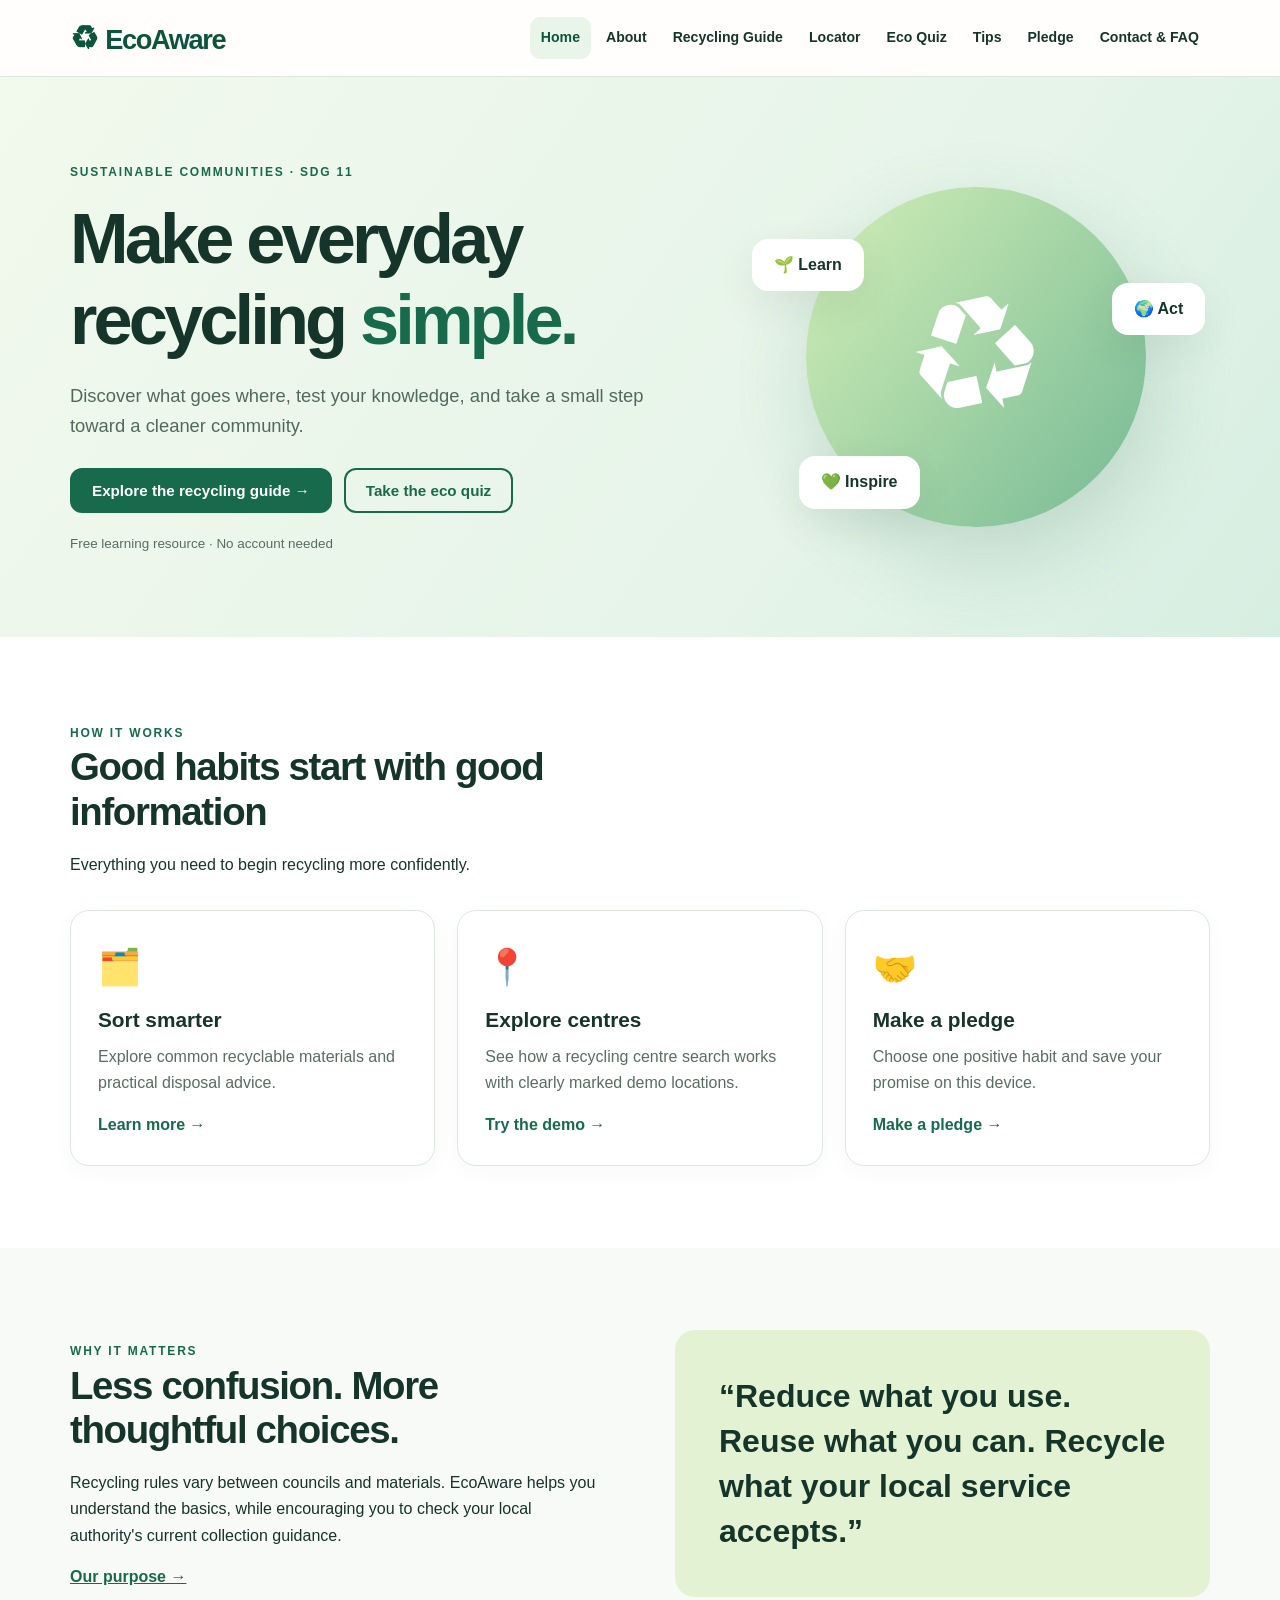
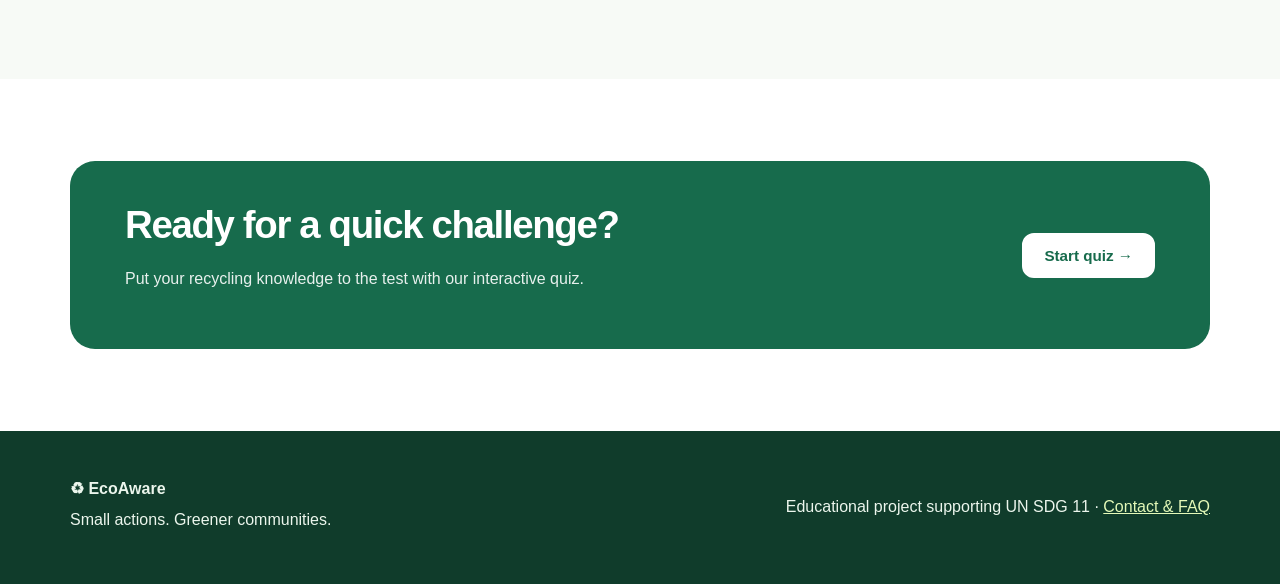
<file: index.html>
<!DOCTYPE html>
<html lang="en">
 <head>
  <meta charset="utf-8"/>
  <meta content="width=device-width, initial-scale=1" name="viewport"/>
  <meta content="Learn about recycling with EcoAware: guide, quiz, tips and community pledge." name="description"/>
  <title>
   Home | EcoAware
  </title>
  <link href="css/style.css" rel="stylesheet"/>
  <script defer="" src="js/main.js">
  </script>
 </head>
 <body>
  <a class="skip" href="#main">
   Skip to content
  </a>
  <header class="site-header">
   <div class="container nav-wrap">
    <a aria-label="EcoAware home" class="brand" href="index.html">
     <span aria-hidden="true">
      ♻
     </span>
     EcoAware
    </a>
    <button aria-controls="primary-nav" aria-expanded="false" class="menu-toggle" id="menu-toggle">
     ☰
     <span>
      Menu
     </span>
    </button>
    <nav aria-label="Main navigation" id="primary-nav">
     <a aria-current="page" href="index.html">
      Home
     </a>
     <a href="about.html">
      About
     </a>
     <a href="recycling-guide.html">
      Recycling Guide
     </a>
     <a href="locator.html">
      Locator
     </a>
     <a href="quiz.html">
      Eco Quiz
     </a>
     <a href="tips.html">
      Tips
     </a>
     <a href="pledge.html">
      Pledge
     </a>
     <a href="contact.html">
      Contact &amp; FAQ
     </a>
    </nav>
   </div>
  </header>
  <main id="main">
   <section class="hero">
    <div class="container hero-grid">
     <div>
      <span class="eyebrow">
       SUSTAINABLE COMMUNITIES · SDG 11
      </span>
      <h1>
       Make everyday recycling
       <em>
        simple.
       </em>
      </h1>
      <p class="lead">
       Discover what goes where, test your knowledge, and take a small step toward a cleaner community.
      </p>
      <div class="actions">
       <a class="btn" href="recycling-guide.html">
        Explore the recycling guide →
       </a>
       <a class="btn secondary" href="quiz.html">
        Take the eco quiz
       </a>
      </div>
      <div class="hero-note">
       Free learning resource · No account needed
      </div>
     </div>
     <div aria-hidden="true" class="hero-art">
      <div class="orb">
       ♻
      </div>
      <div class="mini-card first">
       🌱 Learn
      </div>
      <div class="mini-card second">
       🌍 Act
      </div>
      <div class="mini-card third">
       💚 Inspire
      </div>
     </div>
    </div>
   </section>
   <section class="section">
    <div class="container">
     <div class="section-head">
      <span class="eyebrow">
       HOW IT WORKS
      </span>
      <h2>
       Good habits start with good information
      </h2>
      <p>
       Everything you need to begin recycling more confidently.
      </p>
     </div>
     <div class="cards three">
      <a class="feature-card" href="recycling-guide.html">
       <span class="feature-icon">
        🗂️
       </span>
       <h3>
        Sort smarter
       </h3>
       <p>
        Explore common recyclable materials and practical disposal advice.
       </p>
       <span class="arrow">
        Learn more →
       </span>
      </a>
      <a class="feature-card" href="locator.html">
       <span class="feature-icon">
        📍
       </span>
       <h3>
        Explore centres
       </h3>
       <p>
        See how a recycling centre search works with clearly marked demo locations.
       </p>
       <span class="arrow">
        Try the demo →
       </span>
      </a>
      <a class="feature-card" href="pledge.html">
       <span class="feature-icon">
        🤝
       </span>
       <h3>
        Make a pledge
       </h3>
       <p>
        Choose one positive habit and save your promise on this device.
       </p>
       <span class="arrow">
        Make a pledge →
       </span>
      </a>
     </div>
    </div>
   </section>
   <section class="section tinted">
    <div class="container split">
     <div>
      <span class="eyebrow">
       WHY IT MATTERS
      </span>
      <h2>
       Less confusion. More thoughtful choices.
      </h2>
      <p>
       Recycling rules vary between councils and materials. EcoAware helps you understand the basics, while encouraging you to check your local authority's current collection guidance.
      </p>
      <a class="text-link" href="about.html">
       Our purpose →
      </a>
     </div>
     <div class="statement">
      “Reduce what you use. Reuse what you can. Recycle what your local service accepts.”
     </div>
    </div>
   </section>
   <section class="section">
    <div class="container cta">
     <div>
      <h2>
       Ready for a quick challenge?
      </h2>
      <p>
       Put your recycling knowledge to the test with our interactive quiz.
      </p>
     </div>
     <a class="btn light" href="quiz.html">
      Start quiz →
     </a>
    </div>
   </section>
  </main>
  <footer>
   <div class="container footer-inner">
    <div>
     <strong>
      ♻ EcoAware
     </strong>
     <p>
      Small actions. Greener communities.
     </p>
    </div>
    <p>
     Educational project supporting UN SDG 11 ·
     <a href="contact.html">
      Contact &amp; FAQ
     </a>
    </p>
   </div>
  </footer>
 </body>
</html>
</file>
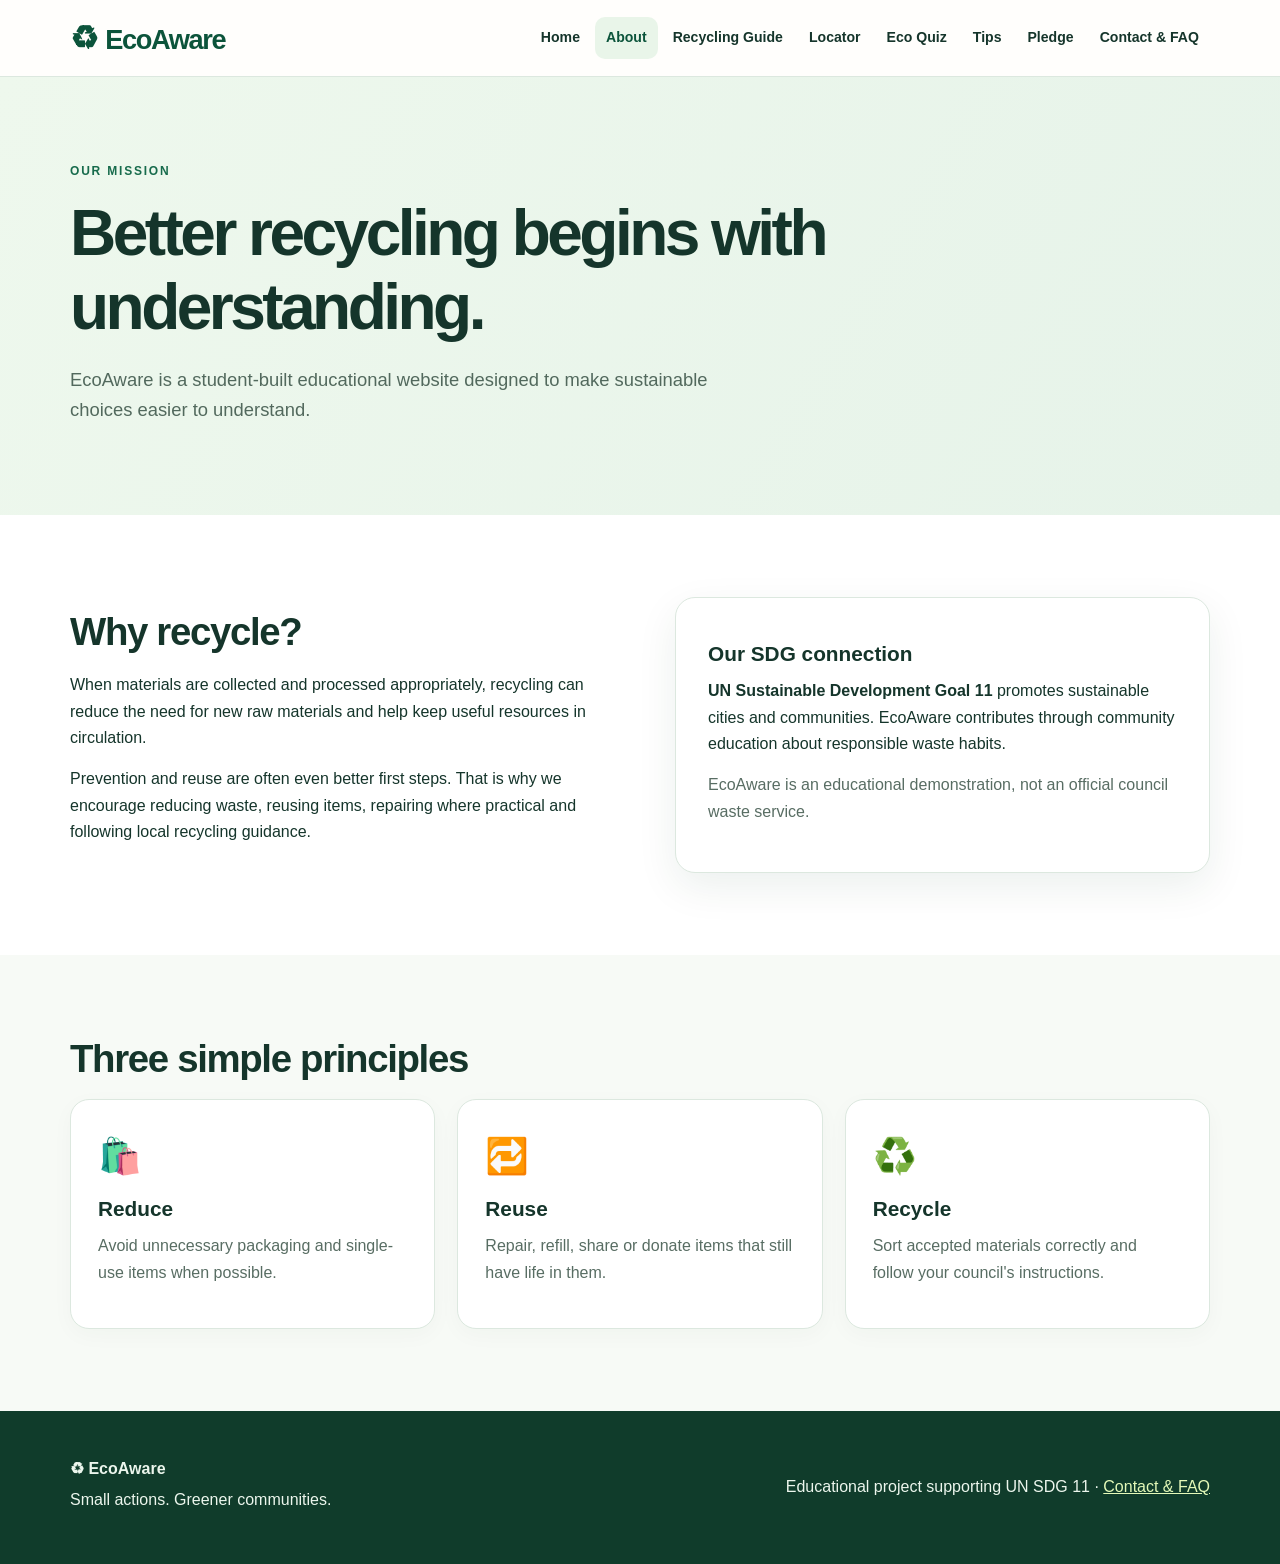
<file: about.html>
<!DOCTYPE html>
<html lang="en">
 <head>
  <meta charset="utf-8"/>
  <meta content="width=device-width, initial-scale=1" name="viewport"/>
  <meta content="Learn about EcoAware and the benefits of responsible recycling." name="description"/>
  <title>
   About Recycling | EcoAware
  </title>
  <link href="css/style.css" rel="stylesheet"/>
  <script defer="" src="js/main.js">
  </script>
 </head>
 <body>
  <a class="skip" href="#main">
   Skip to content
  </a>
  <header class="site-header">
   <div class="container nav-wrap">
    <a aria-label="EcoAware home" class="brand" href="index.html">
     <span aria-hidden="true">
      ♻
     </span>
     EcoAware
    </a>
    <button aria-controls="primary-nav" aria-expanded="false" class="menu-toggle" id="menu-toggle">
     ☰
     <span>
      Menu
     </span>
    </button>
    <nav aria-label="Main navigation" id="primary-nav">
     <a href="index.html">
      Home
     </a>
     <a aria-current="page" href="about.html">
      About
     </a>
     <a href="recycling-guide.html">
      Recycling Guide
     </a>
     <a href="locator.html">
      Locator
     </a>
     <a href="quiz.html">
      Eco Quiz
     </a>
     <a href="tips.html">
      Tips
     </a>
     <a href="pledge.html">
      Pledge
     </a>
     <a href="contact.html">
      Contact &amp; FAQ
     </a>
    </nav>
   </div>
  </header>
  <main id="main">
   <section class="page-hero">
    <div class="container">
     <span class="eyebrow">
      OUR MISSION
     </span>
     <h1>
      Better recycling begins with understanding.
     </h1>
     <p class="lead">
      EcoAware is a student-built educational website designed to make sustainable choices easier to understand.
     </p>
    </div>
   </section>
   <section class="section">
    <div class="container split">
     <div>
      <h2>
       Why recycle?
      </h2>
      <p>
       When materials are collected and processed appropriately, recycling can reduce the need for new raw materials and help keep useful resources in circulation.
      </p>
      <p>
       Prevention and reuse are often even better first steps. That is why we encourage reducing waste, reusing items, repairing where practical and following local recycling guidance.
      </p>
     </div>
     <div class="info-panel">
      <h3>
       Our SDG connection
      </h3>
      <p>
       <strong>
        UN Sustainable Development Goal 11
       </strong>
       promotes sustainable cities and communities. EcoAware contributes through community education about responsible waste habits.
      </p>
      <p class="muted">
       EcoAware is an educational demonstration, not an official council waste service.
      </p>
     </div>
    </div>
   </section>
   <section class="section tinted">
    <div class="container">
     <h2>
      Three simple principles
     </h2>
     <div class="cards three">
      <article class="feature-card">
       <span class="feature-icon">
        🛍️
       </span>
       <h3>
        Reduce
       </h3>
       <p>
        Avoid unnecessary packaging and single-use items when possible.
       </p>
      </article>
      <article class="feature-card">
       <span class="feature-icon">
        🔁
       </span>
       <h3>
        Reuse
       </h3>
       <p>
        Repair, refill, share or donate items that still have life in them.
       </p>
      </article>
      <article class="feature-card">
       <span class="feature-icon">
        ♻️
       </span>
       <h3>
        Recycle
       </h3>
       <p>
        Sort accepted materials correctly and follow your council's instructions.
       </p>
      </article>
     </div>
    </div>
   </section>
  </main>
  <footer>
   <div class="container footer-inner">
    <div>
     <strong>
      ♻ EcoAware
     </strong>
     <p>
      Small actions. Greener communities.
     </p>
    </div>
    <p>
     Educational project supporting UN SDG 11 ·
     <a href="contact.html">
      Contact &amp; FAQ
     </a>
    </p>
   </div>
  </footer>
 </body>
</html>
</file>
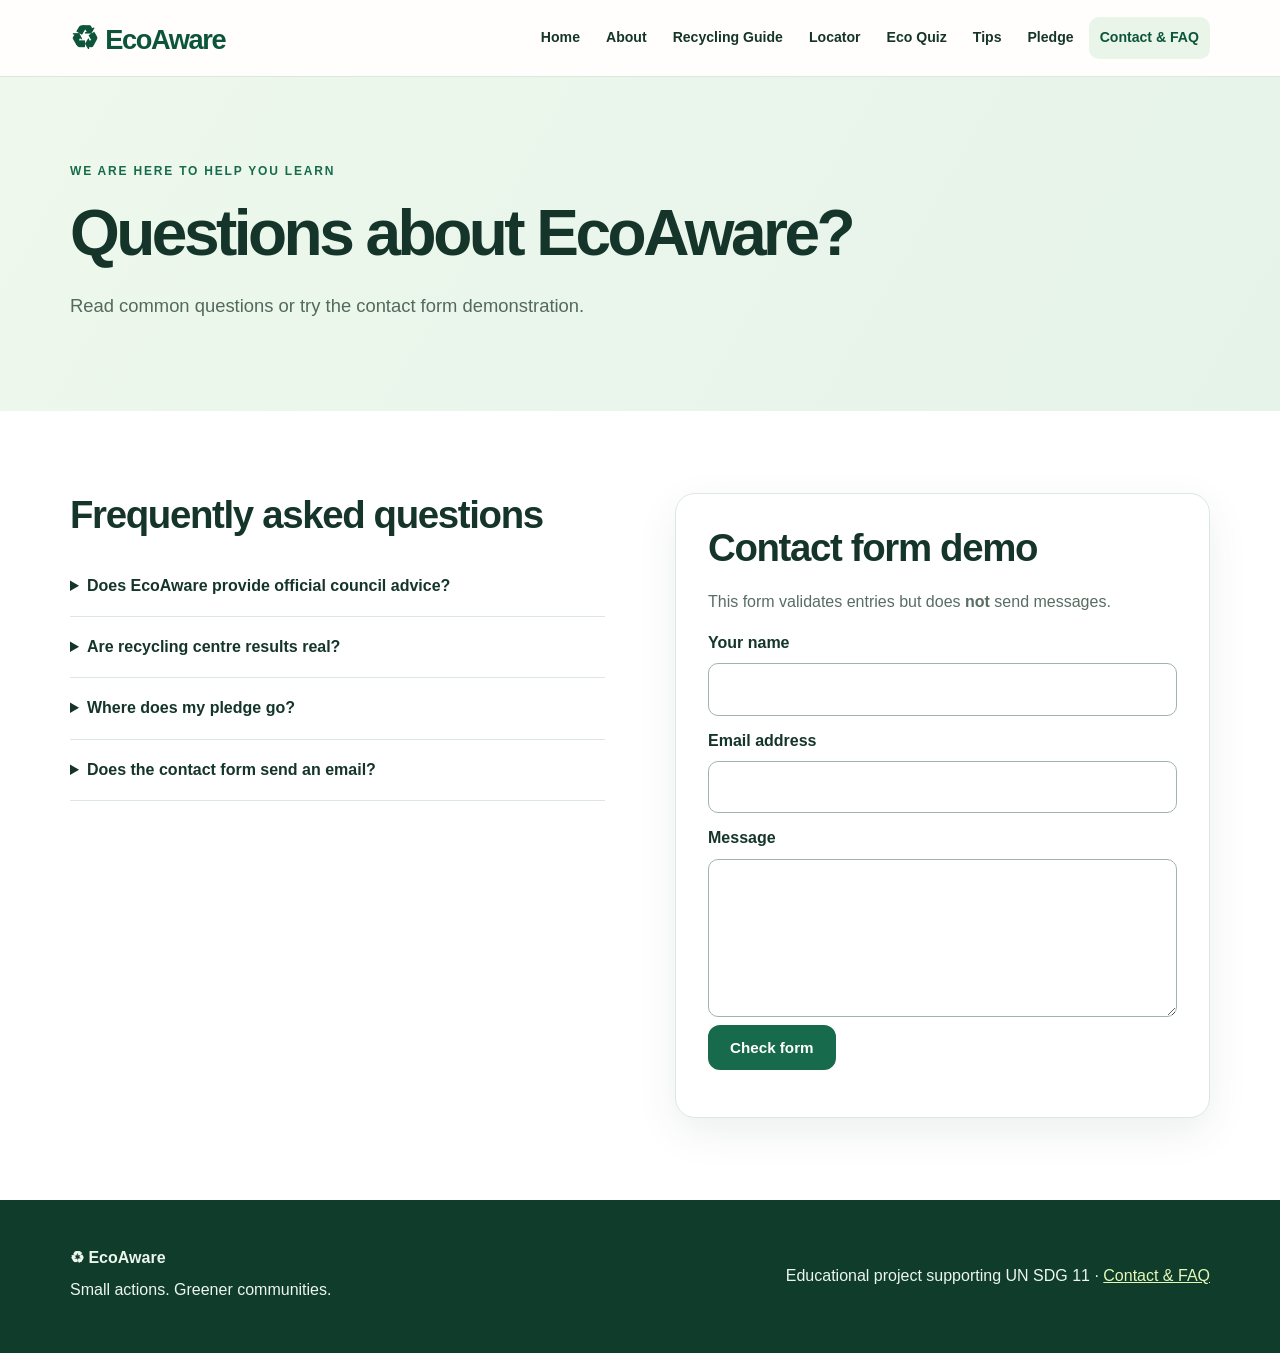
<file: contact.html>
<!DOCTYPE html>
<html lang="en">
 <head>
  <meta charset="utf-8"/>
  <meta content="width=device-width, initial-scale=1" name="viewport"/>
  <meta content="Frequently asked questions and a demonstration contact form." name="description"/>
  <title>
   Contact &amp; FAQ | EcoAware
  </title>
  <link href="css/style.css" rel="stylesheet"/>
  <script defer="" src="js/main.js">
  </script>
 </head>
 <body>
  <a class="skip" href="#main">
   Skip to content
  </a>
  <header class="site-header">
   <div class="container nav-wrap">
    <a aria-label="EcoAware home" class="brand" href="index.html">
     <span aria-hidden="true">
      ♻
     </span>
     EcoAware
    </a>
    <button aria-controls="primary-nav" aria-expanded="false" class="menu-toggle" id="menu-toggle">
     ☰
     <span>
      Menu
     </span>
    </button>
    <nav aria-label="Main navigation" id="primary-nav">
     <a href="index.html">
      Home
     </a>
     <a href="about.html">
      About
     </a>
     <a href="recycling-guide.html">
      Recycling Guide
     </a>
     <a href="locator.html">
      Locator
     </a>
     <a href="quiz.html">
      Eco Quiz
     </a>
     <a href="tips.html">
      Tips
     </a>
     <a href="pledge.html">
      Pledge
     </a>
     <a aria-current="page" href="contact.html">
      Contact &amp; FAQ
     </a>
    </nav>
   </div>
  </header>
  <main id="main">
   <section class="page-hero">
    <div class="container">
     <span class="eyebrow">
      WE ARE HERE TO HELP YOU LEARN
     </span>
     <h1>
      Questions about EcoAware?
     </h1>
     <p class="lead">
      Read common questions or try the contact form demonstration.
     </p>
    </div>
   </section>
   <section class="section">
    <div class="container split align-start">
     <div>
      <h2>
       Frequently asked questions
      </h2>
      <details class="faq">
       <summary>
        Does EcoAware provide official council advice?
       </summary>
       <p>
        No. EcoAware is an educational student project. For current collection rules, consult your local council.
       </p>
      </details>
      <details class="faq">
       <summary>
        Are recycling centre results real?
       </summary>
       <p>
        No. The locator currently demonstrates postcode validation and displays fictional examples only.
       </p>
      </details>
      <details class="faq">
       <summary>
        Where does my pledge go?
       </summary>
       <p>
        It stays in your current browser's localStorage until you clear it or browser data.
       </p>
      </details>
      <details class="faq">
       <summary>
        Does the contact form send an email?
       </summary>
       <p>
        No. The form demonstrates front-end validation only and does not transmit your message.
       </p>
      </details>
     </div>
     <div class="form-card">
      <h2>
       Contact form demo
      </h2>
      <p class="muted">
       This form validates entries but does
       <strong>
        not
       </strong>
       send messages.
      </p>
      <form id="contact-form" novalidate="">
       <label for="name">
        Your name
       </label>
       <input autocomplete="name" id="name" minlength="2" name="name" required=""/>
       <label for="email">
        Email address
       </label>
       <input autocomplete="email" id="email" name="email" required="" type="email"/>
       <label for="message">
        Message
       </label>
       <textarea id="message" minlength="10" name="message" required="" rows="5"></textarea>
       <button class="btn" type="submit">
        Check form
       </button>
       <p aria-live="polite" id="contact-status" role="status">
       </p>
      </form>
     </div>
    </div>
   </section>
  </main>
  <footer>
   <div class="container footer-inner">
    <div>
     <strong>
      ♻ EcoAware
     </strong>
     <p>
      Small actions. Greener communities.
     </p>
    </div>
    <p>
     Educational project supporting UN SDG 11 ·
     <a href="contact.html">
      Contact &amp; FAQ
     </a>
    </p>
   </div>
  </footer>
 </body>
</html>
</file>
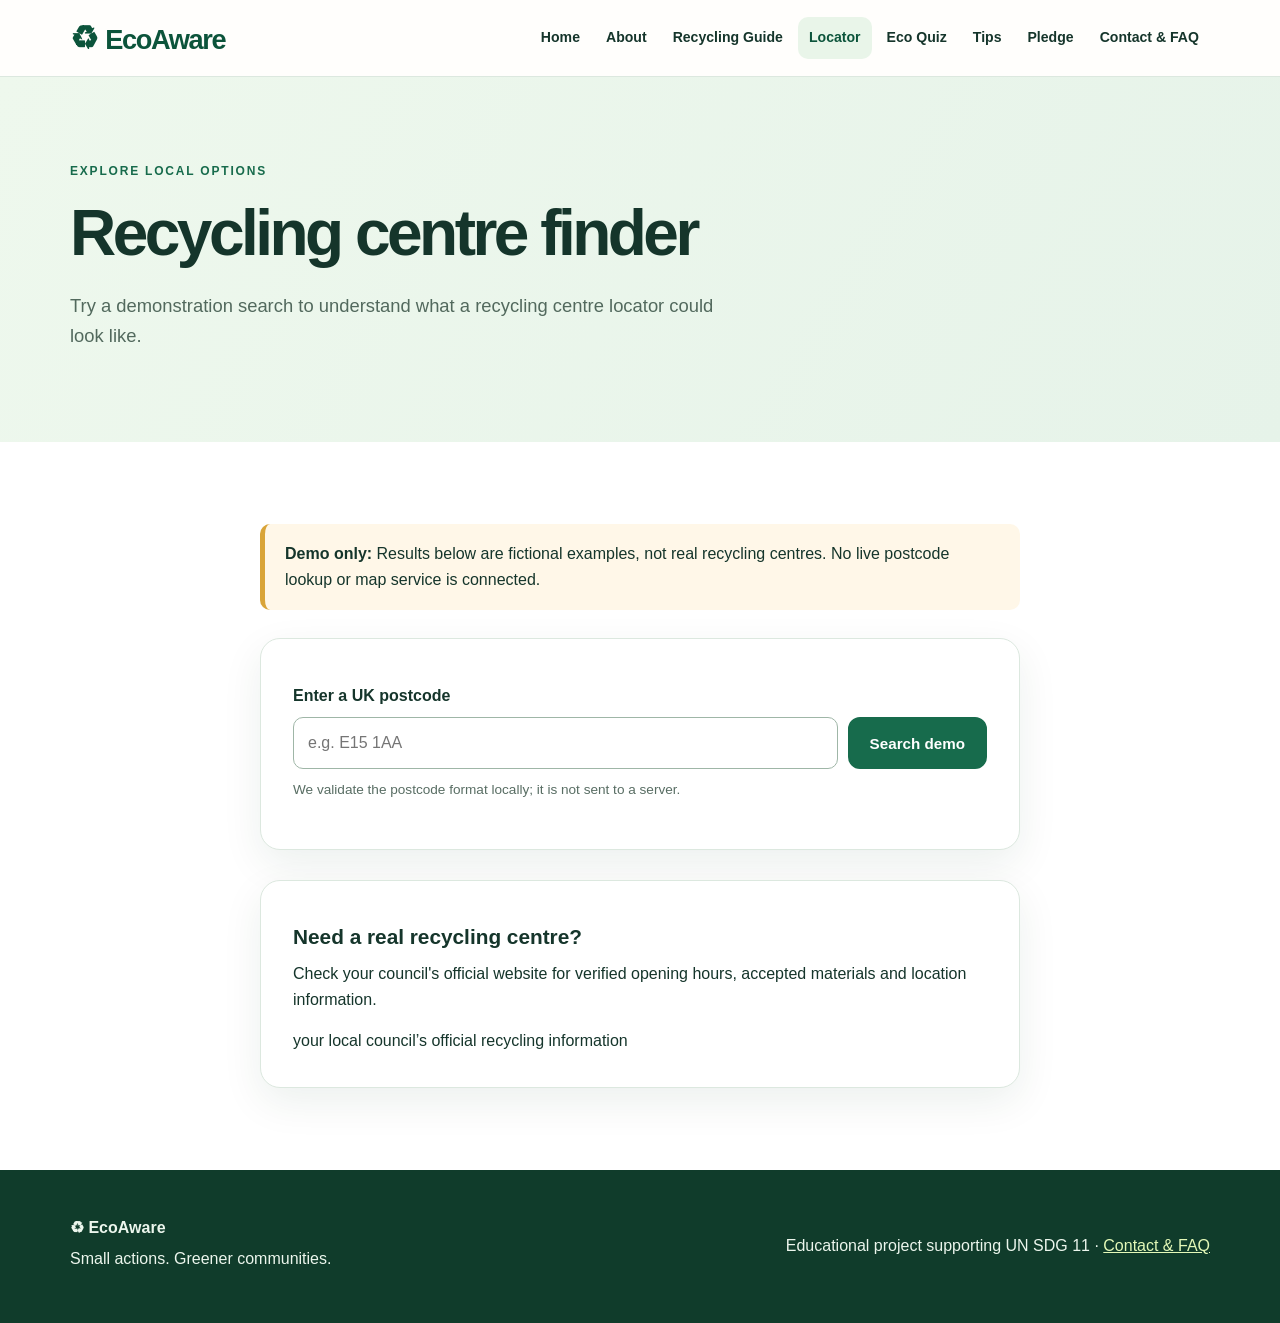
<file: locator.html>
<!DOCTYPE html>
<html lang="en">
 <head>
  <meta charset="utf-8"/>
  <meta content="width=device-width, initial-scale=1" name="viewport"/>
  <meta content="Demonstration recycling centre locator with postcode validation." name="description"/>
  <title>
   Recycling Centre Locator | EcoAware
  </title>
  <link href="css/style.css" rel="stylesheet"/>
  <script defer="" src="js/main.js">
  </script>
  <script defer="" src="js/locator.js">
  </script>
 </head>
 <body>
  <a class="skip" href="#main">
   Skip to content
  </a>
  <header class="site-header">
   <div class="container nav-wrap">
    <a aria-label="EcoAware home" class="brand" href="index.html">
     <span aria-hidden="true">
      ♻
     </span>
     EcoAware
    </a>
    <button aria-controls="primary-nav" aria-expanded="false" class="menu-toggle" id="menu-toggle">
     ☰
     <span>
      Menu
     </span>
    </button>
    <nav aria-label="Main navigation" id="primary-nav">
     <a href="index.html">
      Home
     </a>
     <a href="about.html">
      About
     </a>
     <a href="recycling-guide.html">
      Recycling Guide
     </a>
     <a aria-current="page" href="locator.html">
      Locator
     </a>
     <a href="quiz.html">
      Eco Quiz
     </a>
     <a href="tips.html">
      Tips
     </a>
     <a href="pledge.html">
      Pledge
     </a>
     <a href="contact.html">
      Contact &amp; FAQ
     </a>
    </nav>
   </div>
  </header>
  <main id="main">
   <section class="page-hero">
    <div class="container">
     <span class="eyebrow">
      EXPLORE LOCAL OPTIONS
     </span>
     <h1>
      Recycling centre finder
     </h1>
     <p class="lead">
      Try a demonstration search to understand what a recycling centre locator could look like.
     </p>
    </div>
   </section>
   <section class="section">
    <div class="container narrow">
     <div class="notice warning">
      <strong>
       Demo only:
      </strong>
      Results below are fictional examples, not real recycling centres. No live postcode lookup or map service is connected.
     </div>
     <form class="search-panel" id="locator-form" novalidate="">
      <label for="postcode">
       Enter a UK postcode
      </label>
      <div class="input-row">
       <input autocomplete="postal-code" id="postcode" name="postcode" placeholder="e.g. E15 1AA" required=""/>
       <button class="btn" type="submit">
        Search demo
       </button>
      </div>
      <p class="hint">
       We validate the postcode format locally; it is not sent to a server.
      </p>
      <p class="error" id="locator-error" role="alert">
      </p>
     </form>
     <div aria-live="polite" id="locator-results">
     </div>
     <div class="info-panel top-space">
      <h3>
       Need a real recycling centre?
      </h3>
      <p>
       Check your council's official website for verified opening hours, accepted materials and location information.
      </p>
      your local council’s official recycling information
     </div>
    </div>
   </section>
  </main>
  <footer>
   <div class="container footer-inner">
    <div>
     <strong>
      ♻ EcoAware
     </strong>
     <p>
      Small actions. Greener communities.
     </p>
    </div>
    <p>
     Educational project supporting UN SDG 11 ·
     <a href="contact.html">
      Contact &amp; FAQ
     </a>
    </p>
   </div>
  </footer>
 </body>
</html>
</file>
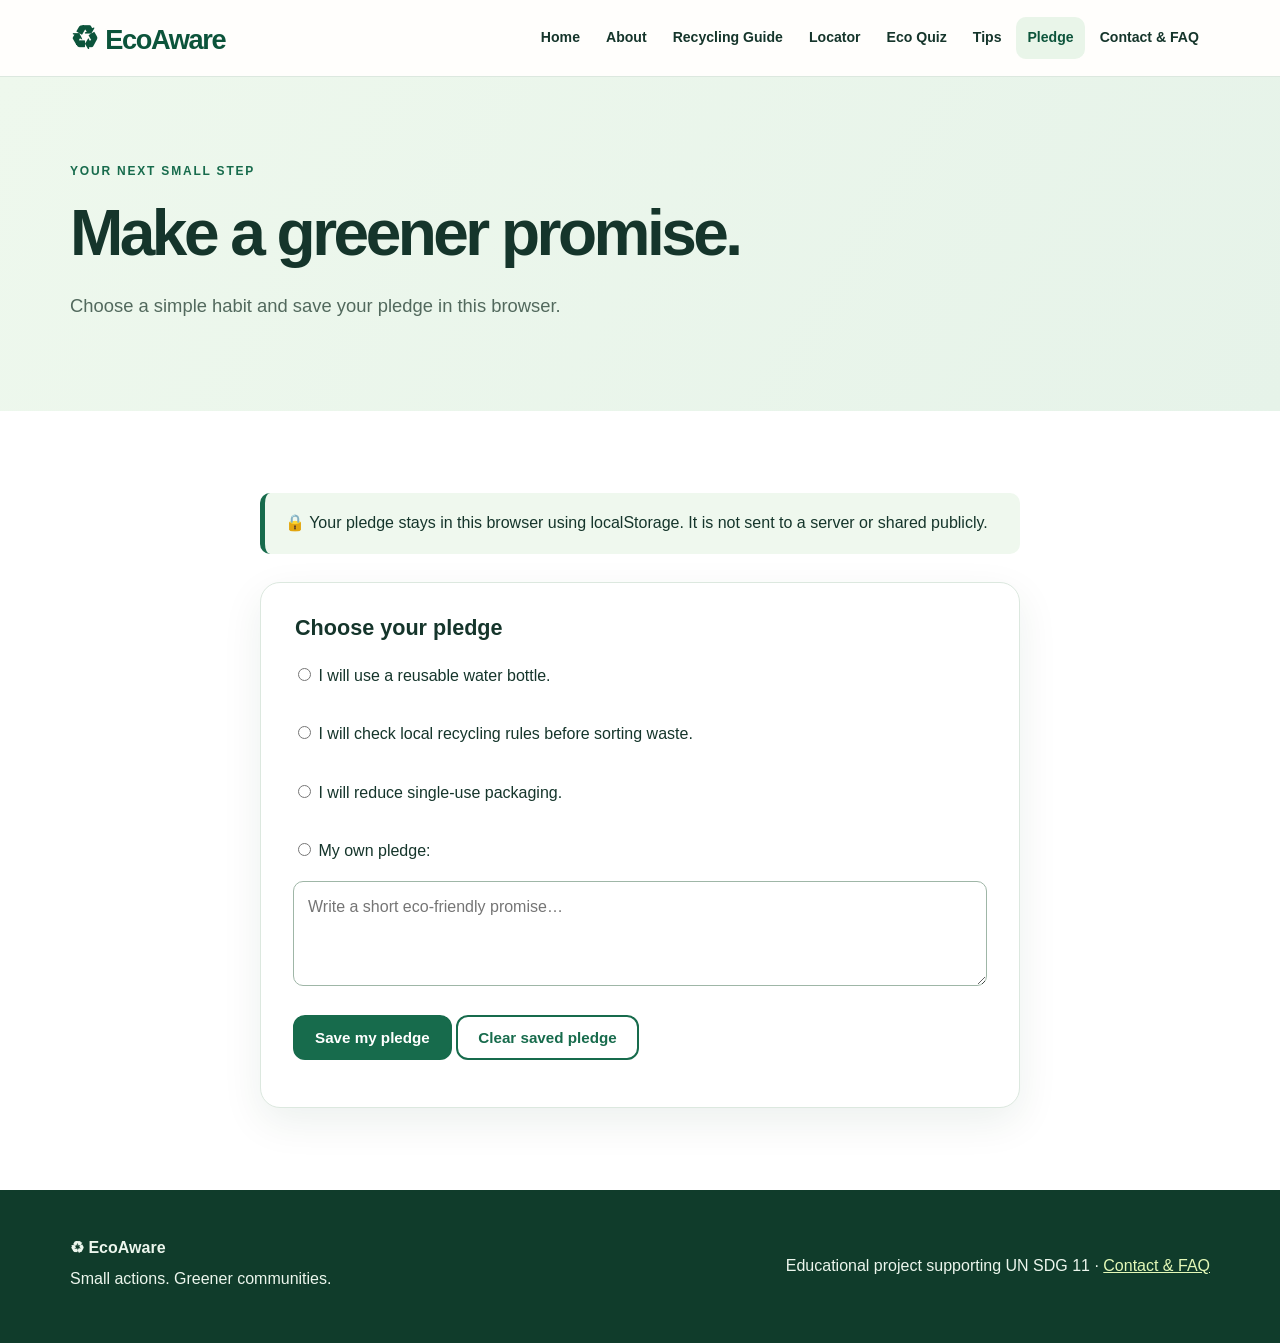
<file: pledge.html>
<!DOCTYPE html>
<html lang="en">
 <head>
  <meta charset="utf-8"/>
  <meta content="width=device-width, initial-scale=1" name="viewport"/>
  <meta content="Make a personal recycling pledge stored locally in your browser." name="description"/>
  <title>
   Community Pledge | EcoAware
  </title>
  <link href="css/style.css" rel="stylesheet"/>
  <script defer="" src="js/main.js">
  </script>
  <script defer="" src="js/pledge.js">
  </script>
 </head>
 <body>
  <a class="skip" href="#main">
   Skip to content
  </a>
  <header class="site-header">
   <div class="container nav-wrap">
    <a aria-label="EcoAware home" class="brand" href="index.html">
     <span aria-hidden="true">
      ♻
     </span>
     EcoAware
    </a>
    <button aria-controls="primary-nav" aria-expanded="false" class="menu-toggle" id="menu-toggle">
     ☰
     <span>
      Menu
     </span>
    </button>
    <nav aria-label="Main navigation" id="primary-nav">
     <a href="index.html">
      Home
     </a>
     <a href="about.html">
      About
     </a>
     <a href="recycling-guide.html">
      Recycling Guide
     </a>
     <a href="locator.html">
      Locator
     </a>
     <a href="quiz.html">
      Eco Quiz
     </a>
     <a href="tips.html">
      Tips
     </a>
     <a aria-current="page" href="pledge.html">
      Pledge
     </a>
     <a href="contact.html">
      Contact &amp; FAQ
     </a>
    </nav>
   </div>
  </header>
  <main id="main">
   <section class="page-hero">
    <div class="container">
     <span class="eyebrow">
      YOUR NEXT SMALL STEP
     </span>
     <h1>
      Make a greener promise.
     </h1>
     <p class="lead">
      Choose a simple habit and save your pledge in this browser.
     </p>
    </div>
   </section>
   <section class="section">
    <div class="container narrow">
     <div class="notice">
      🔒 Your pledge stays in this browser using localStorage. It is not sent to a server or shared publicly.
     </div>
     <form class="form-card" id="pledge-form">
      <fieldset>
       <legend>
        Choose your pledge
       </legend>
       <label class="choice">
        <input name="pledge" required="" type="radio" value="I will use a reusable water bottle."/>
        I will use a reusable water bottle.
       </label>
       <label class="choice">
        <input name="pledge" type="radio" value="I will check local recycling rules before sorting waste."/>
        I will check local recycling rules before sorting waste.
       </label>
       <label class="choice">
        <input name="pledge" type="radio" value="I will reduce single-use packaging."/>
        I will reduce single-use packaging.
       </label>
       <label class="choice">
        <input name="pledge" type="radio" value="custom"/>
        My own pledge:
       </label>
       <label class="sr-only" for="custom-pledge">
        Write your own pledge
       </label>
       <textarea id="custom-pledge" maxlength="180" placeholder="Write a short eco-friendly promise…" rows="3"></textarea>
      </fieldset>
      <button class="btn" type="submit">
       Save my pledge
      </button>
      <button class="btn secondary" id="clear-pledge" type="button">
       Clear saved pledge
      </button>
      <p aria-live="polite" id="pledge-status" role="status">
      </p>
     </form>
     <div class="saved-pledge" hidden="" id="saved-pledge">
     </div>
    </div>
   </section>
  </main>
  <footer>
   <div class="container footer-inner">
    <div>
     <strong>
      ♻ EcoAware
     </strong>
     <p>
      Small actions. Greener communities.
     </p>
    </div>
    <p>
     Educational project supporting UN SDG 11 ·
     <a href="contact.html">
      Contact &amp; FAQ
     </a>
    </p>
   </div>
  </footer>
 </body>
</html>
</file>
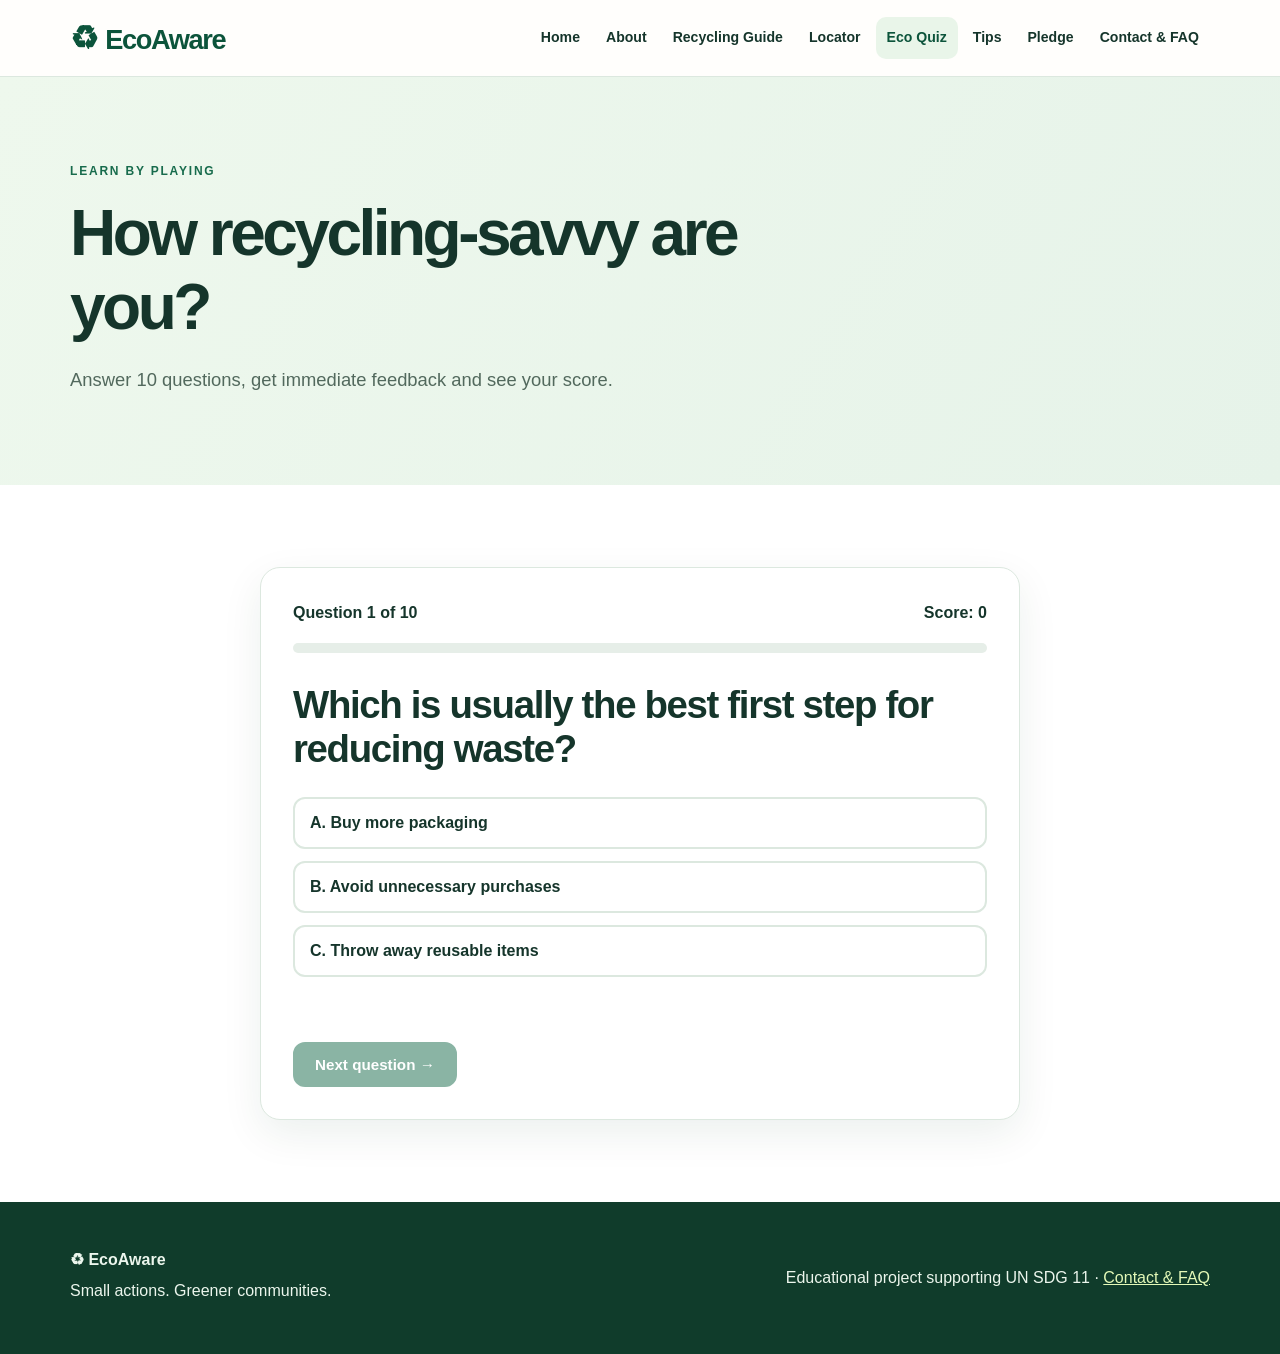
<file: quiz.html>
<!DOCTYPE html>
<html lang="en">
 <head>
  <meta charset="utf-8"/>
  <meta content="width=device-width, initial-scale=1" name="viewport"/>
  <meta content="Test your recycling knowledge with a 10-question interactive quiz." name="description"/>
  <title>
   Eco Quiz | EcoAware
  </title>
  <link href="css/style.css" rel="stylesheet"/>
  <script defer="" src="js/main.js">
  </script>
  <script defer="" src="js/quiz.js">
  </script>
 </head>
 <body>
  <a class="skip" href="#main">
   Skip to content
  </a>
  <header class="site-header">
   <div class="container nav-wrap">
    <a aria-label="EcoAware home" class="brand" href="index.html">
     <span aria-hidden="true">
      ♻
     </span>
     EcoAware
    </a>
    <button aria-controls="primary-nav" aria-expanded="false" class="menu-toggle" id="menu-toggle">
     ☰
     <span>
      Menu
     </span>
    </button>
    <nav aria-label="Main navigation" id="primary-nav">
     <a href="index.html">
      Home
     </a>
     <a href="about.html">
      About
     </a>
     <a href="recycling-guide.html">
      Recycling Guide
     </a>
     <a href="locator.html">
      Locator
     </a>
     <a aria-current="page" href="quiz.html">
      Eco Quiz
     </a>
     <a href="tips.html">
      Tips
     </a>
     <a href="pledge.html">
      Pledge
     </a>
     <a href="contact.html">
      Contact &amp; FAQ
     </a>
    </nav>
   </div>
  </header>
  <main id="main">
   <section class="page-hero">
    <div class="container">
     <span class="eyebrow">
      LEARN BY PLAYING
     </span>
     <h1>
      How recycling-savvy are you?
     </h1>
     <p class="lead">
      Answer 10 questions, get immediate feedback and see your score.
     </p>
    </div>
   </section>
   <section class="section">
    <div class="container narrow">
     <div class="quiz-shell" id="quiz-app">
      <div class="quiz-top">
       <span id="quiz-counter">
        Question 1 of 10
       </span>
       <span id="quiz-score">
        Score: 0
       </span>
      </div>
      <div class="progress">
       <div class="progress-fill" id="quiz-progress">
       </div>
      </div>
      <h2 id="quiz-question">
       Loading question…
      </h2>
      <div class="answers" id="quiz-answers">
      </div>
      <p aria-live="polite" class="feedback" id="quiz-feedback">
      </p>
      <button class="btn" disabled="" id="quiz-next">
       Next question →
      </button>
     </div>
    </div>
   </section>
  </main>
  <footer>
   <div class="container footer-inner">
    <div>
     <strong>
      ♻ EcoAware
     </strong>
     <p>
      Small actions. Greener communities.
     </p>
    </div>
    <p>
     Educational project supporting UN SDG 11 ·
     <a href="contact.html">
      Contact &amp; FAQ
     </a>
    </p>
   </div>
  </footer>
 </body>
</html>
</file>
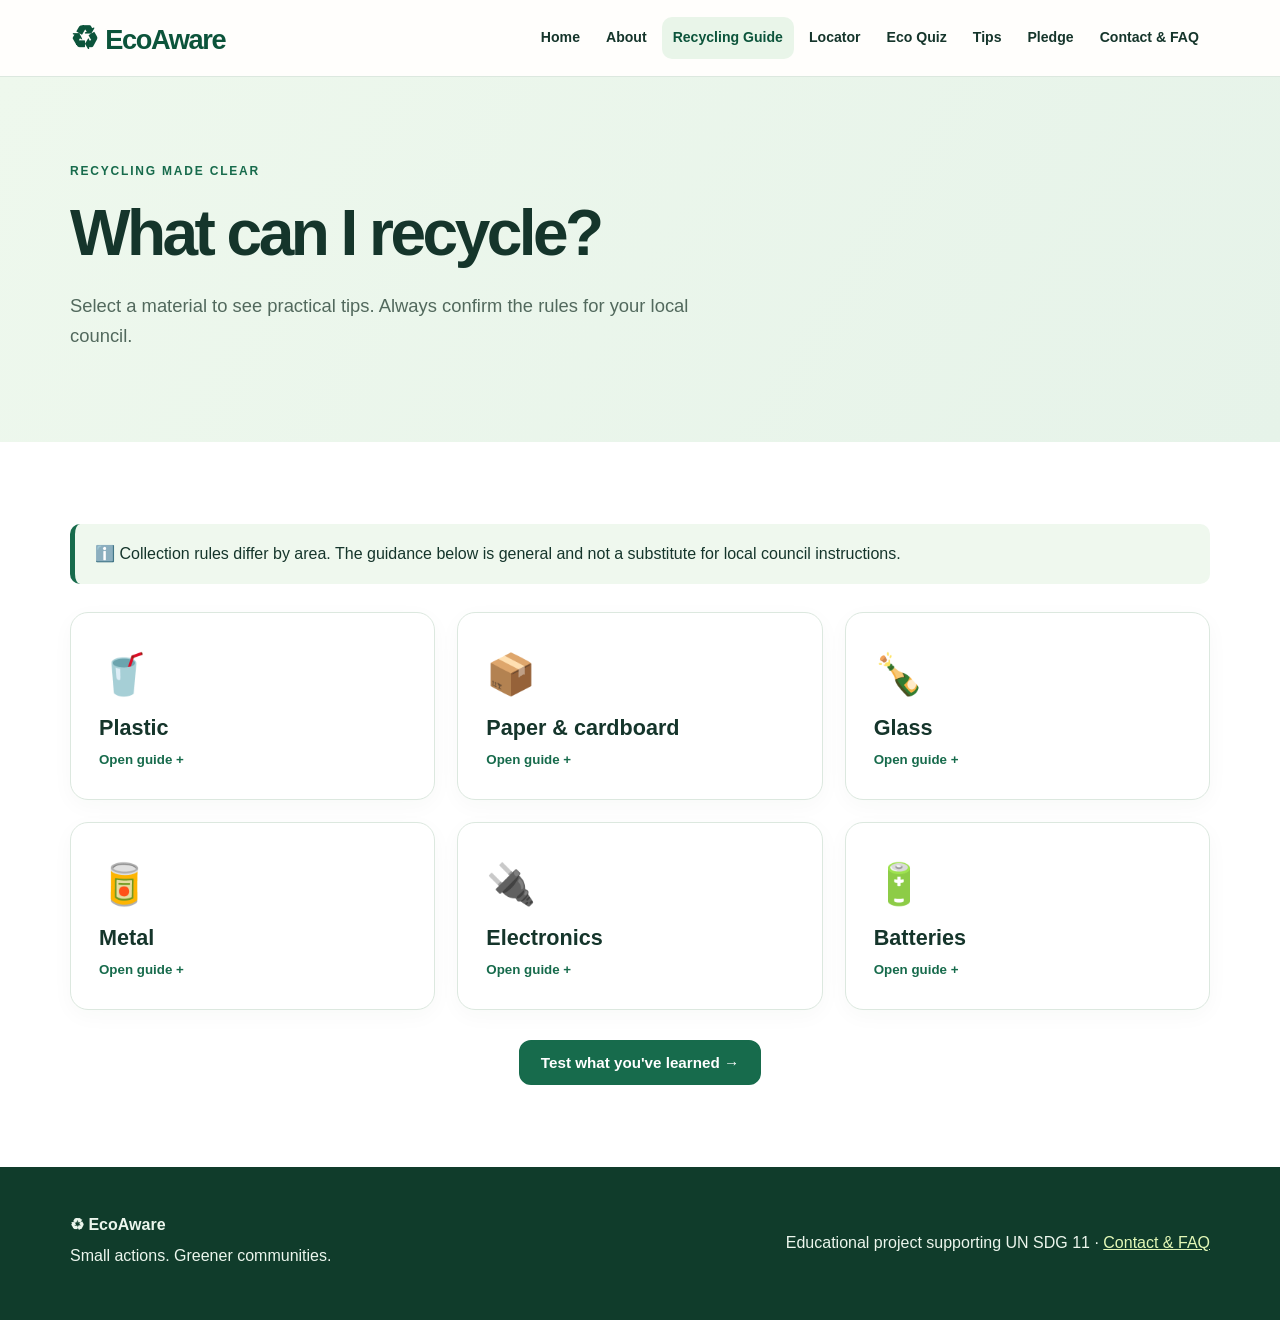
<file: recycling-guide.html>
<!DOCTYPE html>
<html lang="en">
 <head>
  <meta charset="utf-8"/>
  <meta content="width=device-width, initial-scale=1" name="viewport"/>
  <meta content="Recycling guidance for plastics, paper, glass, metals, electronics and batteries." name="description"/>
  <title>
   Recycling Guide | EcoAware
  </title>
  <link href="css/style.css" rel="stylesheet"/>
  <script defer="" src="js/main.js">
  </script>
 </head>
 <body>
  <a class="skip" href="#main">
   Skip to content
  </a>
  <header class="site-header">
   <div class="container nav-wrap">
    <a aria-label="EcoAware home" class="brand" href="index.html">
     <span aria-hidden="true">
      ♻
     </span>
     EcoAware
    </a>
    <button aria-controls="primary-nav" aria-expanded="false" class="menu-toggle" id="menu-toggle">
     ☰
     <span>
      Menu
     </span>
    </button>
    <nav aria-label="Main navigation" id="primary-nav">
     <a href="index.html">
      Home
     </a>
     <a href="about.html">
      About
     </a>
     <a aria-current="page" href="recycling-guide.html">
      Recycling Guide
     </a>
     <a href="locator.html">
      Locator
     </a>
     <a href="quiz.html">
      Eco Quiz
     </a>
     <a href="tips.html">
      Tips
     </a>
     <a href="pledge.html">
      Pledge
     </a>
     <a href="contact.html">
      Contact &amp; FAQ
     </a>
    </nav>
   </div>
  </header>
  <main id="main">
   <section class="page-hero">
    <div class="container">
     <span class="eyebrow">
      RECYCLING MADE CLEAR
     </span>
     <h1>
      What can I recycle?
     </h1>
     <p class="lead">
      Select a material to see practical tips. Always confirm the rules for your local council.
     </p>
    </div>
   </section>
   <section class="section">
    <div class="container">
     <div class="notice">
      ℹ️ Collection rules differ by area. The guidance below is general and not a substitute for local council instructions.
     </div>
     <div class="cards three guide-grid">
      <details class="guide-card">
       <summary>
        <span>
         🥤
        </span>
        <strong>
         Plastic
        </strong>
        <small>
         Open guide +
        </small>
       </summary>
       <div>
        <p>
         Many areas accept empty plastic bottles, pots, tubs and trays, but acceptance varies.
        </p>
        <ul>
         <li>
          Empty containers and rinse if needed.
         </li>
         <li>
          Replace lids if your council advises.
         </li>
         <li>
          Check film, bags and black plastic locally.
         </li>
        </ul>
       </div>
      </details>
      <details class="guide-card">
       <summary>
        <span>
         📦
        </span>
        <strong>
         Paper &amp; cardboard
        </strong>
        <small>
         Open guide +
        </small>
       </summary>
       <div>
        <p>
         Clean paper, newspapers and cardboard are commonly accepted.
        </p>
        <ul>
         <li>
          Flatten boxes to save space.
         </li>
         <li>
          Keep paper dry and free from food.
         </li>
         <li>
          Greasy or coated packaging may need special handling.
         </li>
        </ul>
       </div>
      </details>
      <details class="guide-card">
       <summary>
        <span>
         🍾
        </span>
        <strong>
         Glass
        </strong>
        <small>
         Open guide +
        </small>
       </summary>
       <div>
        <p>
         Glass bottles and jars are widely collected, sometimes separately.
        </p>
        <ul>
         <li>
          Empty and lightly rinse bottles and jars.
         </li>
         <li>
          Check whether lids should stay on.
         </li>
         <li>
          Drinking glasses, mirrors and ceramics usually require different disposal.
         </li>
        </ul>
       </div>
      </details>
      <details class="guide-card">
       <summary>
        <span>
         🥫
        </span>
        <strong>
         Metal
        </strong>
        <small>
         Open guide +
        </small>
       </summary>
       <div>
        <p>
         Food tins, drink cans and some clean foil are often recyclable.
        </p>
        <ul>
         <li>
          Empty food and drink containers.
         </li>
         <li>
          Check aerosol rules before disposal.
         </li>
         <li>
          Keep batteries out of household recycling bins.
         </li>
        </ul>
       </div>
      </details>
      <details class="guide-card">
       <summary>
        <span>
         🔌
        </span>
        <strong>
         Electronics
        </strong>
        <small>
         Open guide +
        </small>
       </summary>
       <div>
        <p>
         Electrical items should usually go to a designated collection or take-back point.
        </p>
        <ul>
         <li>
          Remove personal data from devices.
         </li>
         <li>
          Check retailer take-back options.
         </li>
         <li>
          Never place loose batteries in ordinary household recycling.
         </li>
        </ul>
       </div>
      </details>
      <details class="guide-card">
       <summary>
        <span>
         🔋
        </span>
        <strong>
         Batteries
        </strong>
        <small>
         Open guide +
        </small>
       </summary>
       <div>
        <p>
         Use approved battery collection points or retailer collection schemes.
        </p>
        <ul>
         <li>
          Do not put batteries in household bins.
         </li>
         <li>
          Follow local guidance for damaged batteries.
         </li>
         <li>
          Ask an adult or specialist service for unsafe items.
         </li>
        </ul>
       </div>
      </details>
     </div>
     <div class="center top-space">
      <a class="btn" href="quiz.html">
       Test what you've learned →
      </a>
     </div>
    </div>
   </section>
  </main>
  <footer>
   <div class="container footer-inner">
    <div>
     <strong>
      ♻ EcoAware
     </strong>
     <p>
      Small actions. Greener communities.
     </p>
    </div>
    <p>
     Educational project supporting UN SDG 11 ·
     <a href="contact.html">
      Contact &amp; FAQ
     </a>
    </p>
   </div>
  </footer>
 </body>
</html>
</file>
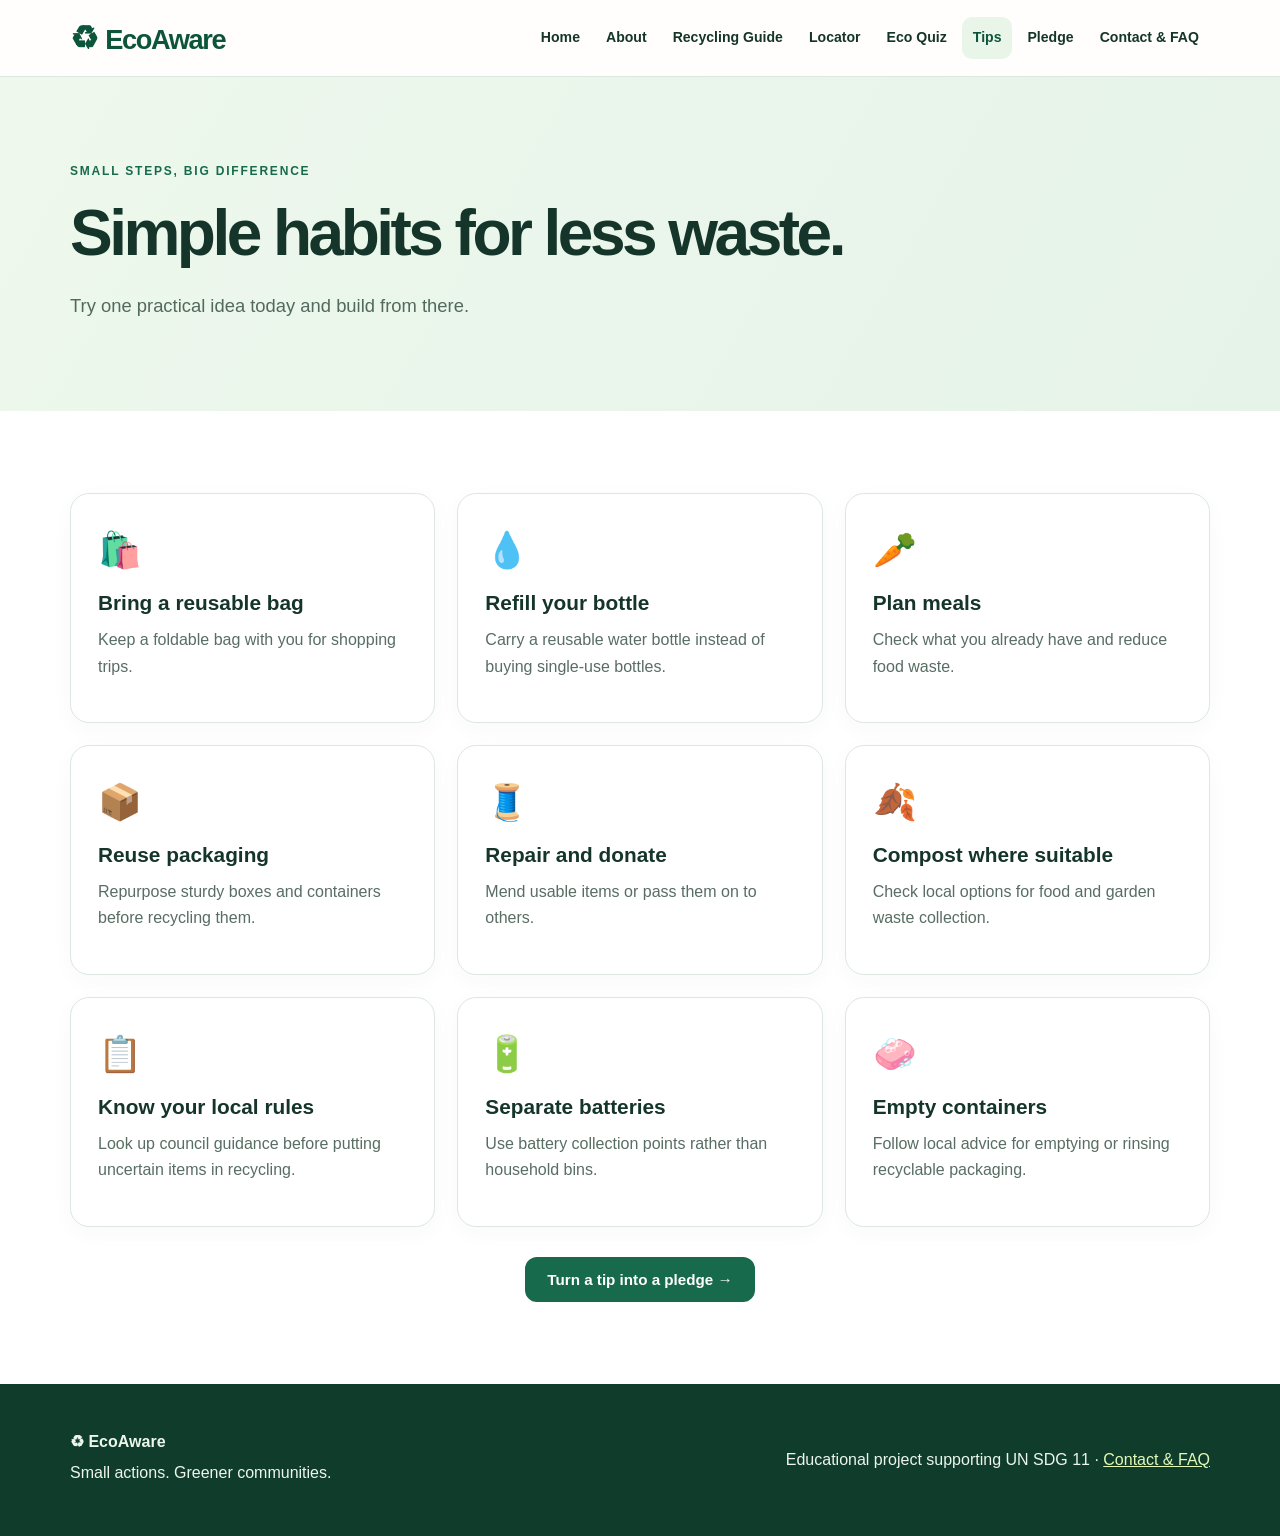
<file: tips.html>
<!DOCTYPE html>
<html lang="en">
 <head>
  <meta charset="utf-8"/>
  <meta content="width=device-width, initial-scale=1" name="viewport"/>
  <meta content="Everyday recycling and waste reduction tips." name="description"/>
  <title>
   Recycling Tips | EcoAware
  </title>
  <link href="css/style.css" rel="stylesheet"/>
  <script defer="" src="js/main.js">
  </script>
 </head>
 <body>
  <a class="skip" href="#main">
   Skip to content
  </a>
  <header class="site-header">
   <div class="container nav-wrap">
    <a aria-label="EcoAware home" class="brand" href="index.html">
     <span aria-hidden="true">
      ♻
     </span>
     EcoAware
    </a>
    <button aria-controls="primary-nav" aria-expanded="false" class="menu-toggle" id="menu-toggle">
     ☰
     <span>
      Menu
     </span>
    </button>
    <nav aria-label="Main navigation" id="primary-nav">
     <a href="index.html">
      Home
     </a>
     <a href="about.html">
      About
     </a>
     <a href="recycling-guide.html">
      Recycling Guide
     </a>
     <a href="locator.html">
      Locator
     </a>
     <a href="quiz.html">
      Eco Quiz
     </a>
     <a aria-current="page" href="tips.html">
      Tips
     </a>
     <a href="pledge.html">
      Pledge
     </a>
     <a href="contact.html">
      Contact &amp; FAQ
     </a>
    </nav>
   </div>
  </header>
  <main id="main">
   <section class="page-hero">
    <div class="container">
     <span class="eyebrow">
      SMALL STEPS, BIG DIFFERENCE
     </span>
     <h1>
      Simple habits for less waste.
     </h1>
     <p class="lead">
      Try one practical idea today and build from there.
     </p>
    </div>
   </section>
   <section class="section">
    <div class="container">
     <div class="cards three">
      <article class="feature-card">
       <span class="feature-icon">
        🛍️
       </span>
       <h3>
        Bring a reusable bag
       </h3>
       <p>
        Keep a foldable bag with you for shopping trips.
       </p>
      </article>
      <article class="feature-card">
       <span class="feature-icon">
        💧
       </span>
       <h3>
        Refill your bottle
       </h3>
       <p>
        Carry a reusable water bottle instead of buying single-use bottles.
       </p>
      </article>
      <article class="feature-card">
       <span class="feature-icon">
        🥕
       </span>
       <h3>
        Plan meals
       </h3>
       <p>
        Check what you already have and reduce food waste.
       </p>
      </article>
      <article class="feature-card">
       <span class="feature-icon">
        📦
       </span>
       <h3>
        Reuse packaging
       </h3>
       <p>
        Repurpose sturdy boxes and containers before recycling them.
       </p>
      </article>
      <article class="feature-card">
       <span class="feature-icon">
        🧵
       </span>
       <h3>
        Repair and donate
       </h3>
       <p>
        Mend usable items or pass them on to others.
       </p>
      </article>
      <article class="feature-card">
       <span class="feature-icon">
        🍂
       </span>
       <h3>
        Compost where suitable
       </h3>
       <p>
        Check local options for food and garden waste collection.
       </p>
      </article>
      <article class="feature-card">
       <span class="feature-icon">
        📋
       </span>
       <h3>
        Know your local rules
       </h3>
       <p>
        Look up council guidance before putting uncertain items in recycling.
       </p>
      </article>
      <article class="feature-card">
       <span class="feature-icon">
        🔋
       </span>
       <h3>
        Separate batteries
       </h3>
       <p>
        Use battery collection points rather than household bins.
       </p>
      </article>
      <article class="feature-card">
       <span class="feature-icon">
        🧼
       </span>
       <h3>
        Empty containers
       </h3>
       <p>
        Follow local advice for emptying or rinsing recyclable packaging.
       </p>
      </article>
     </div>
     <div class="center top-space">
      <a class="btn" href="pledge.html">
       Turn a tip into a pledge →
      </a>
     </div>
    </div>
   </section>
  </main>
  <footer>
   <div class="container footer-inner">
    <div>
     <strong>
      ♻ EcoAware
     </strong>
     <p>
      Small actions. Greener communities.
     </p>
    </div>
    <p>
     Educational project supporting UN SDG 11 ·
     <a href="contact.html">
      Contact &amp; FAQ
     </a>
    </p>
   </div>
  </footer>
 </body>
</html>
</file>
<file: css/style.css>
:root {
  --ink: #15352b;
  --muted: #586d63;
  --green: #176b4c;
  --green2: #0c543b;
  --lime: #d9f2a7;
  --paper: #f7faf6;
  --line: #dce8df;
  --white: #fff;
  --shadow: 0 14px 40px rgba(18,58,39,.08);
}

* {
  box-sizing: border-box;
}

html {
  scroll-behavior: smooth;
}

body {
  margin: 0;
  font-family: Arial, Helvetica, sans-serif;
  color: var(--ink);
  background: #fff;
  line-height: 1.65;
}

h1,h2,h3,.brand {
  font-family: Arial, Helvetica, sans-serif;
  line-height: 1.15;
}

h1 {
  font-size: clamp(2.65rem,5.5vw,5rem);
  letter-spacing: -.055em;
  margin: 14px 0 20px;
}

h2 {
  font-size: clamp(1.85rem,3vw,2.75rem);
  letter-spacing: -.035em;
  margin: 0 0 18px;
}

h3 {
  font-size: 1.3rem;
  margin: 12px 0;
}

p {
  margin: 0 0 15px;
}

a {
  color: inherit;
}

a:focus-visible,button:focus-visible,input:focus-visible,textarea:focus-visible,summary:focus-visible {
  outline: 3px solid #d4a000;
  outline-offset: 3px;
}

.container {
  width: min(1140px,calc(100% - 40px));
  margin: auto;
}

.narrow {
  max-width: 760px;
}

.site-header {
  position: sticky;
  top: 0;
  z-index: 50;
  background: #fffefcf2;
  backdrop-filter: blur(12px);
  border-bottom: 1px solid var(--line);
}

.nav-wrap {
  min-height: 76px;
  display: flex;
  align-items: center;
  justify-content: space-between;
  gap: 18px;
}

.brand {
  text-decoration: none;
  font-size: 1.7rem;
  font-weight: 800;
  letter-spacing: -.05em;
  color: var(--green2);
  white-space: nowrap;
}

.brand span {
  font-size: 2rem;
}

nav {
  display: flex;
  align-items: center;
  gap: 4px;
  flex-wrap: wrap;
  justify-content: flex-end;
}

nav a {
  text-decoration: none;
  padding: 9px 11px;
  border-radius: 10px;
  font-size: .88rem;
  font-weight: 700;
}

nav a:hover,nav a[aria-current] {
  background: #e9f5e9;
  color: var(--green2);
}

.menu-toggle {
  display: none;
  background: transparent;
  border: 1px solid var(--line);
  border-radius: 9px;
  padding: 9px 12px;
  font: inherit;
  font-weight: 700;
  cursor: pointer;
}

.skip {
  position: absolute;
  left: -999px;
  top: 0;
  background: #fff;
  padding: 10px;
  z-index: 100;
}

.skip:focus {
  left: 8px;
}

.hero {
  background: linear-gradient(125deg,#f2f9ed,#e6f4e9 65%,#d6eee1);
  overflow: hidden;
}

.hero-grid {
  min-height: 560px;
  display: grid;
  grid-template-columns: 1.15fr .85fr;
  align-items: center;
  gap: 40px;
  padding: 65px 0;
}

.eyebrow {
  font-size: .75rem;
  font-weight: 800;
  letter-spacing: .15em;
  color: var(--green);
  text-transform: uppercase;
}

.hero h1 em {
  font-style: normal;
  color: var(--green);
}

.lead {
  font-size: 1.15rem;
  max-width: 670px;
  color: #52695d;
}

.actions {
  display: flex;
  gap: 12px;
  flex-wrap: wrap;
  margin-top: 27px;
}

.btn {
  display: inline-block;
  border: 2px solid var(--green);
  background: var(--green);
  color: white;
  text-decoration: none;
  border-radius: 12px;
  padding: 12px 20px;
  font: 700 .95rem Arial, Helvetica, sans-serif;
  cursor: pointer;
  transition: transform .2s,background .2s;
}

.btn:hover {
  background: var(--green2);
  transform: translateY(-2px);
}

.btn.secondary {
  background: transparent;
  color: var(--green);
}

.btn.secondary:hover {
  background: #e5f1e7;
}

.btn.light {
  background: white;
  color: var(--green);
  border-color: white;
}

.hero-note {
  margin-top: 20px;
  font-size: .84rem;
  color: var(--muted);
}

.hero-art {
  position: relative;
  min-height: 370px;
  display: grid;
  place-items: center;
}

.orb {
  width: min(340px,80%);
  aspect-ratio: 1;
  display: grid;
  place-items: center;
  border-radius: 50%;
  background: linear-gradient(140deg,#d3efb7,#75b994);
  box-shadow: 0 30px 80px #256c4930;
  font-size: 10rem;
  color: #fff;
  transform: rotate(-12deg);
}

.mini-card {
  position: absolute;
  background: white;
  box-shadow: var(--shadow);
  padding: 13px 22px;
  border-radius: 16px;
  font-weight: 800;
}

.first {
  left: 2%;
  top: 18%;
}

.second {
  right: 1%;
  top: 30%;
}

.third {
  left: 12%;
  bottom: 9%;
}

.section {
  padding: 82px 0;
}

.section.tinted {
  background: var(--paper);
}

.section-head {
  max-width: 640px;
  margin-bottom: 32px;
}

.cards {
  display: grid;
  gap: 22px;
}

.cards.three {
  grid-template-columns: repeat(3,minmax(0,1fr));
}

.feature-card {
  display: block;
  text-decoration: none;
  background: white;
  border: 1px solid var(--line);
  border-radius: 19px;
  padding: 27px;
  box-shadow: 0 6px 22px #15352b08;
  transition: transform .2s,box-shadow .2s;
}

.feature-card:hover {
  transform: translateY(-4px);
  box-shadow: var(--shadow);
}

.feature-card p {
  color: var(--muted);
}

.feature-icon {
  font-size: 2.2rem;
}

.arrow,.text-link {
  font-weight: 800;
  color: var(--green);
}

.split {
  display: grid;
  grid-template-columns: 1fr 1fr;
  gap: 70px;
  align-items: center;
}

.split.align-start {
  align-items: start;
}

.statement {
  padding: 44px;
  background: #e2f2d2;
  border-radius: 20px;
  font: 600 clamp(1.4rem,2.5vw,2rem)/1.4 Arial, Helvetica, sans-serif;
}

.cta {
  background: var(--green);
  border-radius: 25px;
  padding: 42px 55px;
  color: white;
  display: flex;
  justify-content: space-between;
  align-items: center;
  gap: 30px;
}

.cta p {
  opacity: .9;
}

.page-hero {
  background: linear-gradient(120deg,#eef8ed,#e6f3e9);
  padding: 80px 0 75px;
}

.page-hero h1 {
  font-size: clamp(2.5rem,5vw,4.1rem);
  max-width: 790px;
}

.notice {
  border-left: 5px solid var(--green);
  background: #eff8ee;
  padding: 17px 20px;
  border-radius: 10px;
  margin-bottom: 28px;
}

.notice.warning {
  border-color: #d9a438;
  background: #fff7e8;
}

.guide-card {
  border: 1px solid var(--line);
  border-radius: 18px;
  overflow: hidden;
  background: #fff;
  box-shadow: 0 6px 22px #15352b08;
}

.guide-card summary {
  cursor: pointer;
  list-style: none;
  padding: 28px;
  display: flex;
  flex-direction: column;
  gap: 8px;
}

.guide-card summary::-webkit-details-marker {
  display: none;
}

.guide-card summary span {
  font-size: 2.5rem;
}

.guide-card summary strong {
  font: 700 1.35rem Arial, Helvetica, sans-serif;
}

.guide-card summary small {
  color: var(--green);
  font-weight: 800;
}

.guide-card>div {
  padding: 0 28px 24px;
}

.guide-card ul {
  padding-left: 20px;
}

.center {
  text-align: center;
}

.top-space {
  margin-top: 30px;
}

.info-panel,.form-card,.search-panel,.quiz-shell {
  padding: 32px;
  border: 1px solid var(--line);
  border-radius: 20px;
  background: #fff;
  box-shadow: var(--shadow);
}

.muted,.hint {
  color: var(--muted);
}

.hint {
  font-size: .85rem;
  margin-top: 10px;
}

.input-row {
  display: flex;
  gap: 10px;
}

.input-row input {
  flex: 1;
  min-width: 0;
}

.form-card label,.search-panel label {
  display: block;
  font-weight: 700;
  margin: 12px 0 7px;
}

input:not([type=radio]),textarea {
  width: 100%;
  padding: 12px 14px;
  border: 1px solid #9fb6a7;
  border-radius: 10px;
  font: inherit;
  color: var(--ink);
  background: #fff;
}

textarea {
  resize: vertical;
}

button {
  cursor: pointer;
}

.error {
  color: #9e2525;
  font-weight: 700;
}

.result-card {
  border: 1px solid var(--line);
  padding: 22px;
  border-radius: 14px;
  margin: 15px 0;
}

.demo-tag {
  display: inline-block;
  background: #fff1ce;
  border-radius: 30px;
  padding: 3px 11px;
  font-size: .75rem;
  font-weight: 800;
}

.quiz-top {
  display: flex;
  justify-content: space-between;
  gap: 15px;
  font-weight: 800;
}

.progress {
  height: 10px;
  background: #e6eee8;
  border-radius: 20px;
  margin: 17px 0 30px;
  overflow: hidden;
}

.progress-fill {
  height: 100%;
  width: 0;
  background: var(--green);
  transition: width .25s;
}

.answers {
  display: grid;
  gap: 12px;
  margin: 25px 0;
}

.answer {
  width: 100%;
  text-align: left;
  border: 2px solid var(--line);
  border-radius: 12px;
  padding: 15px;
  background: #fff;
  font: 600 1rem Arial, Helvetica, sans-serif;
  color: var(--ink);
}

.answer:hover:not(:disabled) {
  border-color: var(--green);
  background: #f3faf1;
}

.answer.correct {
  background: #e0f4e3;
  border-color: #27894c;
}

.answer.incorrect {
  background: #ffebeb;
  border-color: #be4242;
}

.answer:disabled {
  cursor: default;
}

.feedback {
  font-weight: 700;
  min-height: 25px;
}

.btn:disabled {
  opacity: .5;
  cursor: not-allowed;
  transform: none;
}

.choice {
  display: block;
  padding: 10px 0;
  font-weight: 500 !important;
}

.choice input {
  accent-color: var(--green);
}

fieldset {
  border: 0;
  padding: 0;
  margin: 0 0 20px;
}

legend {
  font: 700 1.35rem Arial, Helvetica, sans-serif;
}

.saved-pledge {
  background: #e5f5dd;
  border-radius: 15px;
  padding: 22px;
  margin-top: 22px;
}

.faq {
  border-bottom: 1px solid var(--line);
  padding: 17px 0;
}

.faq summary {
  font-weight: 800;
  cursor: pointer;
}

.faq p {
  padding-top: 12px;
  color: var(--muted);
}

footer {
  background: #103c2b;
  color: #ecf6ed;
  padding: 45px 0;
}

.footer-inner {
  display: flex;
  justify-content: space-between;
  align-items: center;
  gap: 25px;
}

.footer-inner p {
  margin: 5px 0;
}

.footer-inner a {
  color: #e4f9b8;
}

.sr-only {
  position: absolute;
  width: 1px;
  height: 1px;
  overflow: hidden;
  clip: rect(0,0,0,0);
  white-space: nowrap;
}

@media (max-width:980px) {
  .menu-toggle {
    display: block;
  }

  nav {
    display: none;
    position: absolute;
    top: 76px;
    left: 0;
    right: 0;
    background: white;
    box-shadow: var(--shadow);
    padding: 15px 20px;
    flex-direction: column;
    align-items: stretch;
  }

  nav.open {
    display: flex;
  }

  nav a {
    padding: 11px;
  }

  .hero-grid {
    grid-template-columns: 1fr .7fr;
  }

  .cards.three {
    grid-template-columns: repeat(2,minmax(0,1fr));
  }

}
@media (max-width:680px) {
  .container {
    width: min(100% - 28px,1140px);
  }

  .hero-grid,.split {
    grid-template-columns: 1fr;
    gap: 22px;
  }

  .hero-grid {
    padding: 55px 0;
  }

  .hero-art {
    min-height: 245px;
  }

  .orb {
    width: 220px;
    font-size: 7rem;
  }

  .mini-card {
    padding: 8px 12px;
  }

  .cards.three {
    grid-template-columns: 1fr;
  }

  .section {
    padding: 56px 0;
  }

  .page-hero {
    padding: 60px 0;
  }

  .cta,.footer-inner {
    flex-direction: column;
    align-items: flex-start;
  }

  .cta {
    padding: 30px;
  }

  .input-row {
    flex-direction: column;
  }

  .info-panel,.form-card,.search-panel,.quiz-shell {
    padding: 23px;
  }

  .hero h1 {
    font-size: 3.1rem;
  }

}
@media (prefers-reduced-motion:reduce) {
  *,*:before,*:after {
    scroll-behavior: auto !important;
    transition: none !important;
  }

}
</file>
